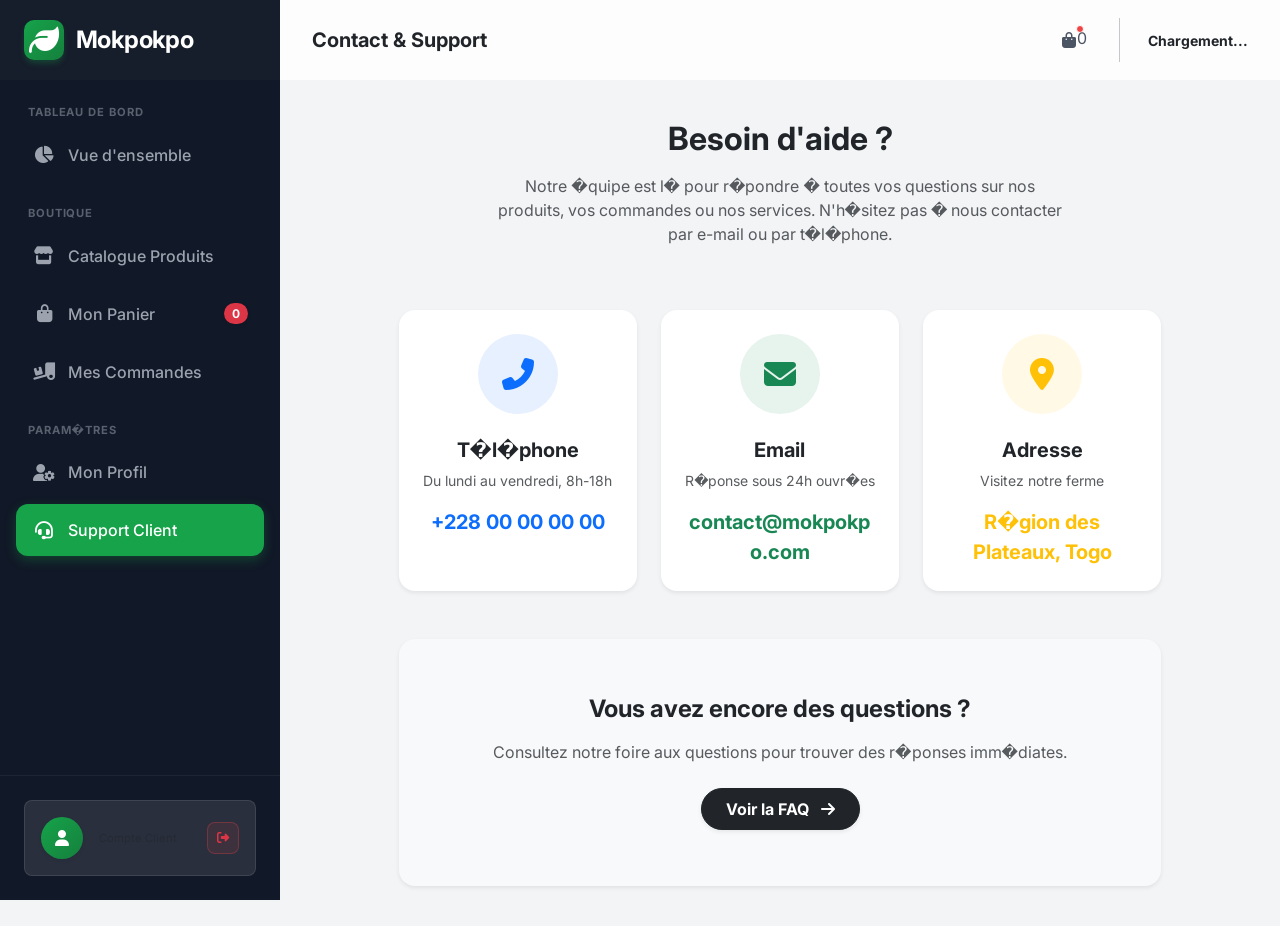
<file: contact.html>
<!DOCTYPE html>
<html lang="fr">
<head>
    <meta charset="UTF-8">
    <meta name="viewport" content="width=device-width, initial-scale=1.0">
    <title>Contact - Mokpokpo</title>
    <link rel="stylesheet" href="css/css_bootstrap/bootstrap.min.css">
    <link rel="stylesheet" href="https://cdnjs.cloudflare.com/ajax/libs/font-awesome/6.4.0/css/all.min.css">
    <link rel="stylesheet" href="css/dashboard.css">
    <style>
        .hover-card { 
            transition: all 0.3s ease; 
        }
        .hover-card:hover { 
            transform: translateY(-5px); 
            box-shadow: 0 10px 20px rgba(0,0,0,0.1) !important; 
        }
    </style>
</head>
<body>
    <div class="dashboard-container">
        <!-- Sidebar -->
        <aside class="sidebar d-flex flex-column">
            <div class="sidebar-header">
                <a href="index.html" class="brand-wrapper">
                    <div class="brand-icon">
                        <i class="fas fa-leaf fa-lg"></i>
                    </div>
                    <span>Mokpokpo</span>
                </a>
            </div>

            <nav class="sidebar-nav flex-grow-1">
                <div class="nav-label">Tableau de bord</div>
                <a href="dashboard.html" class="nav-link">
                    <div class="nav-icon"><i class="fas fa-chart-pie"></i></div>
                    <span>Vue d'ensemble</span>
                </a>
                
                <div class="nav-label mt-4">Boutique</div>
                <a href="products.html" class="nav-link">
                    <div class="nav-icon"><i class="fas fa-store"></i></div>
                    <span>Catalogue Produits</span>
                </a>
                <a href="cart.html" class="nav-link">
                    <div class="nav-icon"><i class="fas fa-shopping-bag"></i></div>
                    <span>Mon Panier</span>
                    <span class="badge bg-danger rounded-pill ms-auto shadow-sm" id="sidebarCartCount">0</span>
                </a>
                <a href="orders.html" class="nav-link">
                    <div class="nav-icon"><i class="fas fa-truck-loading"></i></div>
                    <span>Mes Commandes</span>
                </a>
                
                <div class="nav-label mt-4">Param�tres</div>
                <a href="dashboard.html#profile" class="nav-link">
                    <div class="nav-icon"><i class="fas fa-user-cog"></i></div>
                    <span>Mon Profil</span>
                </a>
                <a href="contact.html" class="nav-link active">
                    <div class="nav-icon"><i class="fas fa-headset"></i></div>
                    <span>Support Client</span>
                </a>
            </nav>

            <div class="user-minimenu">
                <div class="d-flex align-items-center gap-3 p-3 rounded-3 bg-white bg-opacity-10 border border-white border-opacity-10">
                    <div class="bg-gradient-primary rounded-circle d-flex align-items-center justify-content-center text-white shadow-sm" style="width: 42px; height: 42px; background: linear-gradient(135deg, #16a34a, #15803d);">
                        <i class="fas fa-user"></i>
                    </div>
                    <div class="flex-grow-1 overflow-hidden">
                        <div class="fw-bold text-white text-truncate" id="userNameDisplay" style="font-size: 0.9rem;"></div>
                        <div class="small text-muted text-truncate" style="font-size: 0.7rem; opacity: 0.7;">Compte Client</div>
                    </div>
                    <button onclick="logout()" class="btn btn-sm btn-outline-danger p-0 d-flex align-items-center justify-content-center" style="width: 32px; height: 32px; border-radius: 8px; border: 1px solid rgba(239, 68, 68, 0.3); background: rgba(239, 68, 68, 0.1);">
                        <i class="fas fa-sign-out-alt fa-sm"></i>
                    </button>
                </div>
            </div>
        </aside>

        <!-- Main Content -->
        <main class="main-content">
            <!-- Top Header -->
            <header class="top-header">
                <div class="d-flex align-items-center gap-3">
                    <button class="btn btn-link text-dark d-lg-none mobile-toggle p-0" id="sidebarToggle">
                        <i class="fas fa-bars fa-lg"></i>
                    </button>
                    <h5 class="mb-0 fw-bold">Contact & Support</h5>
                </div>

                <div class="header-actions">
                    <a href="cart.html" class="action-btn text-decoration-none">
                        <i class="fas fa-shopping-bag"></i>
                        <span class="notification-badge cart-badge">0</span>
                    </a>
                    <div class="vr mx-2"></div>
                    <div class="d-flex align-items-center gap-2">
                        <div class="text-end d-none d-sm-block">
                            <div class="fw-bold small text-dark" id="dashboardUserName">Chargement...</div>
                            <div class="small text-muted" id="dashboardUserEmail" style="font-size: 0.7rem;"></div>
                        </div>
                    </div>
                </div>
            </header>

            <!-- Content -->
            <div class="content-wrapper">
                
                <div class="row justify-content-center">
                    <div class="col-lg-10 text-center mb-5">
                        <h2 class="fw-bold mb-3">Besoin d'aide ?</h2>
                        <p class="text-muted w-75 mx-auto">
                            Notre �quipe est l� pour r�pondre � toutes vos questions sur nos produits, vos commandes ou nos services.
                            N'h�sitez pas � nous contacter par e-mail ou par t�l�phone.
                        </p>
                    </div>

                    <div class="col-lg-10">
                        <div class="row g-4 justify-content-center">
                            <!-- Phone Card -->
                            <div class="col-md-4">
                                <div class="card h-100 border-0 shadow-sm rounded-4 p-4 text-center hover-card bg-white">
                                    <div class="mb-4 mx-auto bg-primary bg-opacity-10 rounded-circle d-flex align-items-center justify-content-center" style="width: 80px; height: 80px;">
                                        <i class="fas fa-phone-alt fa-2x text-primary"></i>
                                    </div>
                                    <h5 class="fw-bold mb-2">T�l�phone</h5>
                                    <p class="text-muted small mb-0">Du lundi au vendredi, 8h-18h</p>
                                    <p class="fw-bold text-primary mt-3 mb-0 fs-5">+228 00 00 00 00</p>
                                </div>
                            </div>
                            
                            <!-- Email Card -->
                            <div class="col-md-4">
                                <div class="card h-100 border-0 shadow-sm rounded-4 p-4 text-center hover-card bg-white">
                                     <div class="mb-4 mx-auto bg-success bg-opacity-10 rounded-circle d-flex align-items-center justify-content-center" style="width: 80px; height: 80px;">
                                        <i class="fas fa-envelope fa-2x text-success"></i>
                                    </div>
                                    <h5 class="fw-bold mb-2">Email</h5>
                                    <p class="text-muted small mb-0">R�ponse sous 24h ouvr�es</p>
                                    <p class="fw-bold text-success mt-3 mb-0 fs-5">contact@mokpokpo.com</p>
                                </div>
                            </div>

                            <!-- Address Card -->
                            <div class="col-md-4">
                                 <div class="card h-100 border-0 shadow-sm rounded-4 p-4 text-center hover-card bg-white">
                                     <div class="mb-4 mx-auto bg-warning bg-opacity-10 rounded-circle d-flex align-items-center justify-content-center" style="width: 80px; height: 80px;">
                                        <i class="fas fa-map-marker-alt fa-2x text-warning"></i>
                                    </div>
                                    <h5 class="fw-bold mb-2">Adresse</h5>
                                    <p class="text-muted small mb-0">Visitez notre ferme</p>
                                    <p class="fw-bold text-warning mt-3 mb-0 fs-5">R�gion des Plateaux, Togo</p>
                                </div>
                            </div>
                        </div>

                        <!-- FAQ CTA -->
                        <div class="mt-5 text-center">
                             <div class="card border-0 shadow-sm rounded-4 p-5 bg-light">
                                <div class="py-2">
                                    <h4 class="fw-bold mb-3">Vous avez encore des questions ?</h4>
                                    <p class="text-muted mb-4">Consultez notre foire aux questions pour trouver des r�ponses imm�diates.</p>
                                    <button class="btn btn-dark rounded-pill px-4 py-2 fw-bold shadow-sm">
                                        Voir la FAQ <i class="fas fa-arrow-right ms-2"></i>
                                    </button>
                                </div>
                             </div>
                        </div>

                    </div>
                </div>

            </div>
        </main>
    </div>

    <!-- Scripts -->
    <script src="js/js_bootstrap/bootstrap.bundle.min.js"></script>
    <script src="js/auth.js"></script>
    <script src="js/dashboard.js"></script>
    <script>
        document.addEventListener('DOMContentLoaded', () => {
             // Mobile sidebar toggle
            const toggle = document.getElementById('sidebarToggle');
            const sidebar = document.querySelector('.sidebar');
            if(toggle && sidebar) {
                toggle.addEventListener('click', () => {
                    sidebar.classList.toggle('show');
                });
            }
            
            // Re-use dashboard user loader logic
            // dashboard.js runs on load and sets user info
        });
    </script>
</body>
</html>
</file>
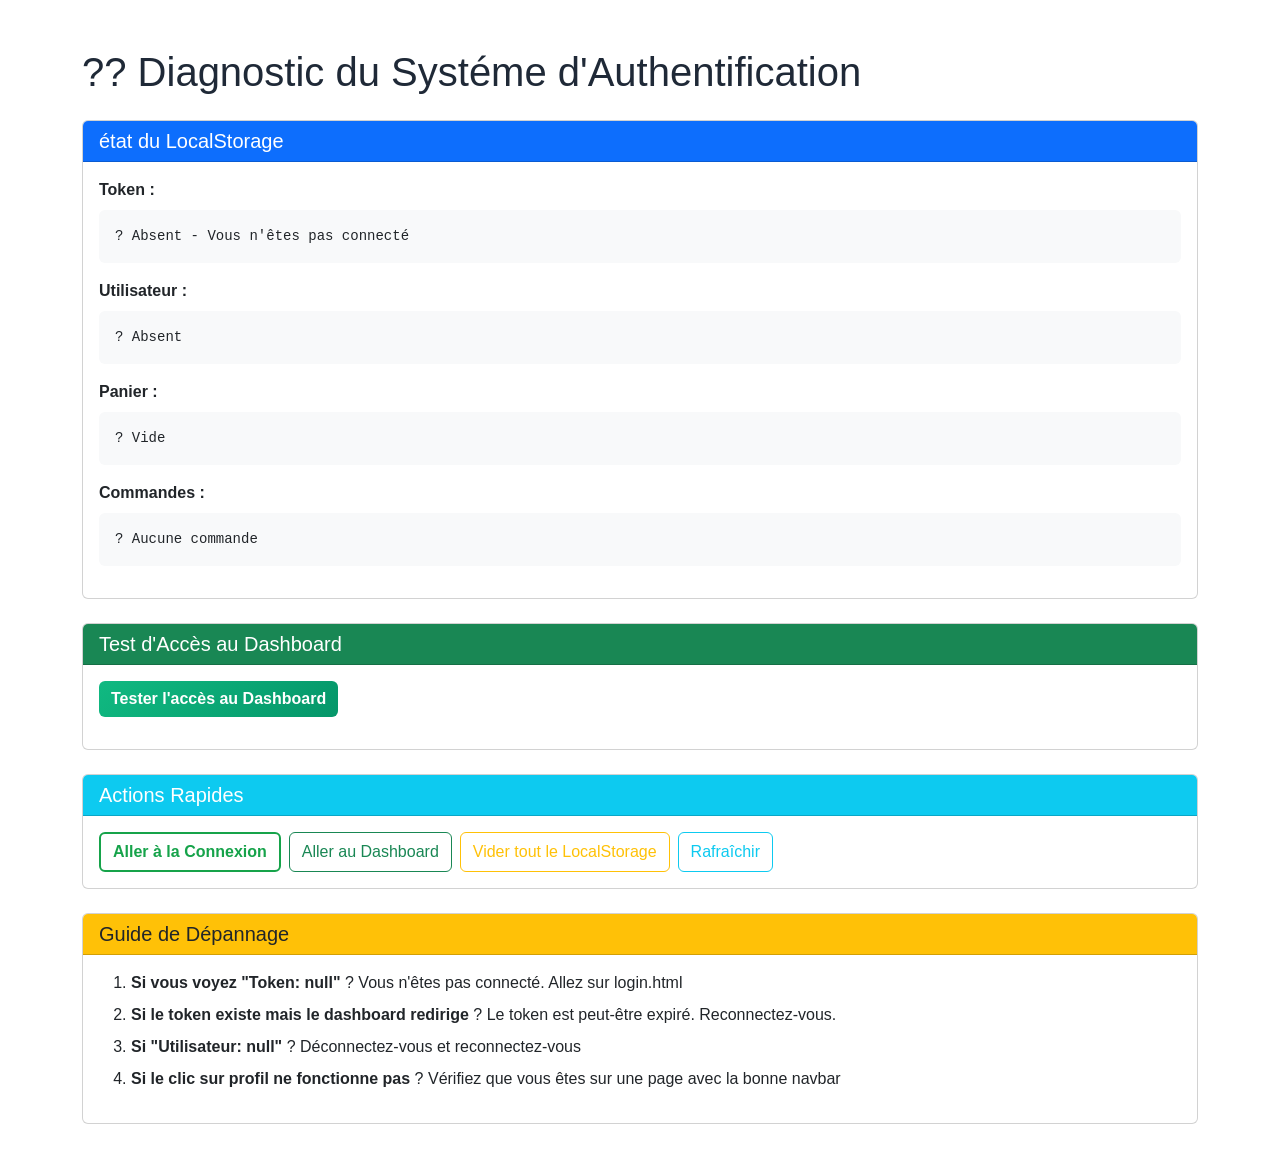
<file: diagnostic.html>
<!DOCTYPE html>
<html lang="fr">
<head>
    <meta charset="UTF-8">
    <meta name="viewport" content="width=device-width, initial-scale=1.0">
    <title>Diagnostic - Mokpokpo</title>
    <link rel="stylesheet" href="css/css_bootstrap/bootstrap.min.css">
    <link rel="stylesheet" href="css/style.css">
</head>
<body>
    <div class="container py-5">
        <h1 class="mb-4">?? Diagnostic du Systéme d'Authentification</h1>
        
        <div class="card mb-4">
            <div class="card-header bg-primary text-white">
                <h5 class="mb-0">état du LocalStorage</h5>
            </div>
            <div class="card-body">
                <div class="mb-3">
                    <strong>Token :</strong>
                    <pre id="token-status" class="bg-light p-3 rounded mt-2"></pre>
                </div>
                <div class="mb-3">
                    <strong>Utilisateur :</strong>
                    <pre id="user-status" class="bg-light p-3 rounded mt-2"></pre>
                </div>
                <div class="mb-3">
                    <strong>Panier :</strong>
                    <pre id="cart-status" class="bg-light p-3 rounded mt-2"></pre>
                </div>
                <div class="mb-3">
                    <strong>Commandes :</strong>
                    <pre id="orders-status" class="bg-light p-3 rounded mt-2"></pre>
                </div>
            </div>
        </div>

        <div class="card mb-4">
            <div class="card-header bg-success text-white">
                <h5 class="mb-0">Test d'Accès au Dashboard</h5>
            </div>
            <div class="card-body">
                <button class="btn btn-primary mb-3" onclick="testDashboardAccess()">Tester l'accès au Dashboard</button>
                <div id="dashboard-test-result"></div>
            </div>
        </div>

        <div class="card mb-4">
            <div class="card-header bg-info text-white">
                <h5 class="mb-0">Actions Rapides</h5>
            </div>
            <div class="card-body">
                <div class="d-flex gap-2 flex-wrap">
                    <button class="btn btn-outline-primary" onclick="window.location.href='login.html'">Aller à la Connexion</button>
                    <button class="btn btn-outline-success" onclick="window.location.href='dashboard.html'">Aller au Dashboard</button>
                    <button class="btn btn-outline-warning" onclick="clearAll()">Vider tout le LocalStorage</button>
                    <button class="btn btn-outline-info" onclick="location.reload()">Rafraîchir</button>
                </div>
            </div>
        </div>

        <div class="card">
            <div class="card-header bg-warning">
                <h5 class="mb-0">Guide de Dépannage</h5>
            </div>
            <div class="card-body">
                <ol>
                    <li class="mb-2"><strong>Si vous voyez "Token: null"</strong> ? Vous n'êtes pas connecté. Allez sur login.html</li>
                    <li class="mb-2"><strong>Si le token existe mais le dashboard redirige</strong> ? Le token est peut-être expiré. Reconnectez-vous.</li>
                    <li class="mb-2"><strong>Si "Utilisateur: null"</strong> ? Déconnectez-vous et reconnectez-vous</li>
                    <li class="mb-2"><strong>Si le clic sur profil ne fonctionne pas</strong> ? Vérifiez que vous êtes sur une page avec la bonne navbar</li>
                </ol>
            </div>
        </div>
    </div>

    <script src="js/js_bootstrap/bootstrap.bundle.min.js"></script>
    <script>
        const API_URL = 'https://bd-mokpokokpo.onrender.com';

        // Load and display localStorage data
        function loadDiagnostic() {
            // Token
            const token = localStorage.getItem('token');
            document.getElementById('token-status').textContent = token 
                ? `? Présent (${token.substring(0, 50)}...)` 
                : '? Absent - Vous n\'êtes pas connecté';

            // User
            const currentUser = localStorage.getItem('currentUser');
            document.getElementById('user-status').textContent = currentUser 
                ? `? ${JSON.stringify(JSON.parse(currentUser), null, 2)}`
                : '? Absent';

            // Cart
            const cart = localStorage.getItem('cart');
            document.getElementById('cart-status').textContent = cart 
                ? `? ${JSON.parse(cart).length} article(s)`
                : '? Vide';

            // Orders
            const orders = localStorage.getItem('orders');
            document.getElementById('orders-status').textContent = orders 
                ? `? ${JSON.parse(orders).length} commande(s)`
                : '? Aucune commande';
        }

        async function testDashboardAccess() {
            const resultDiv = document.getElementById('dashboard-test-result');
            resultDiv.innerHTML = '<div class="spinner-border" role="status"></div> Test en cours...';

            const token = localStorage.getItem('token');
            
            if (!token) {
                resultDiv.innerHTML = `
                    <div class="alert alert-danger">
                        ? Aucun token trouvé. Vous devez vous connecter d'abord.
                        <a href="login.html" class="alert-link">Aller à la connexion</a>
                    </div>
                `;
                return;
            }

            try {
                const response = await fetch(`${API_URL}/auth/me`, {
                    headers: {
                        'Authorization': `Bearer ${token}`
                    }
                });

                if (response.ok) {
                    const user = await response.json();
                    resultDiv.innerHTML = `
                        <div class="alert alert-success">
                            ? Token valide ! Connecté en tant que: ${user.prenom} ${user.nom} (${user.email})
                            <br><a href="dashboard.html" class="alert-link mt-2 d-inline-block">Aller au Dashboard maintenant</a>
                        </div>
                    `;
                } else {
                    resultDiv.innerHTML = `
                        <div class="alert alert-danger">
                            ? Token invalide ou expiré (Status: ${response.status})
                            <br>Veuillez vous reconnecter.
                            <a href="login.html" class="alert-link">Aller à la connexion</a>
                        </div>
                    `;
                    localStorage.removeItem('token');
                    localStorage.removeItem('currentUser');
                }
            } catch (error) {
                resultDiv.innerHTML = `
                    <div class="alert alert-danger">
                        ? Erreur de connexion au serveur: ${error.message}
                        <br>Vérifiez votre connexion internet.
                    </div>
                `;
            }
        }

        function clearAll() {
            if (confirm('êtes-vous sûr de vouloir vider tout le localStorage ? Cela vous déconnectera.')) {
                localStorage.clear();
                alert('LocalStorage vidé !');
                location.reload();
            }
        }

        // Load on page load
        loadDiagnostic();

        // Auto-refresh every 5 seconds
        setInterval(loadDiagnostic, 5000);
    </script>
</body>
</html>
</file>
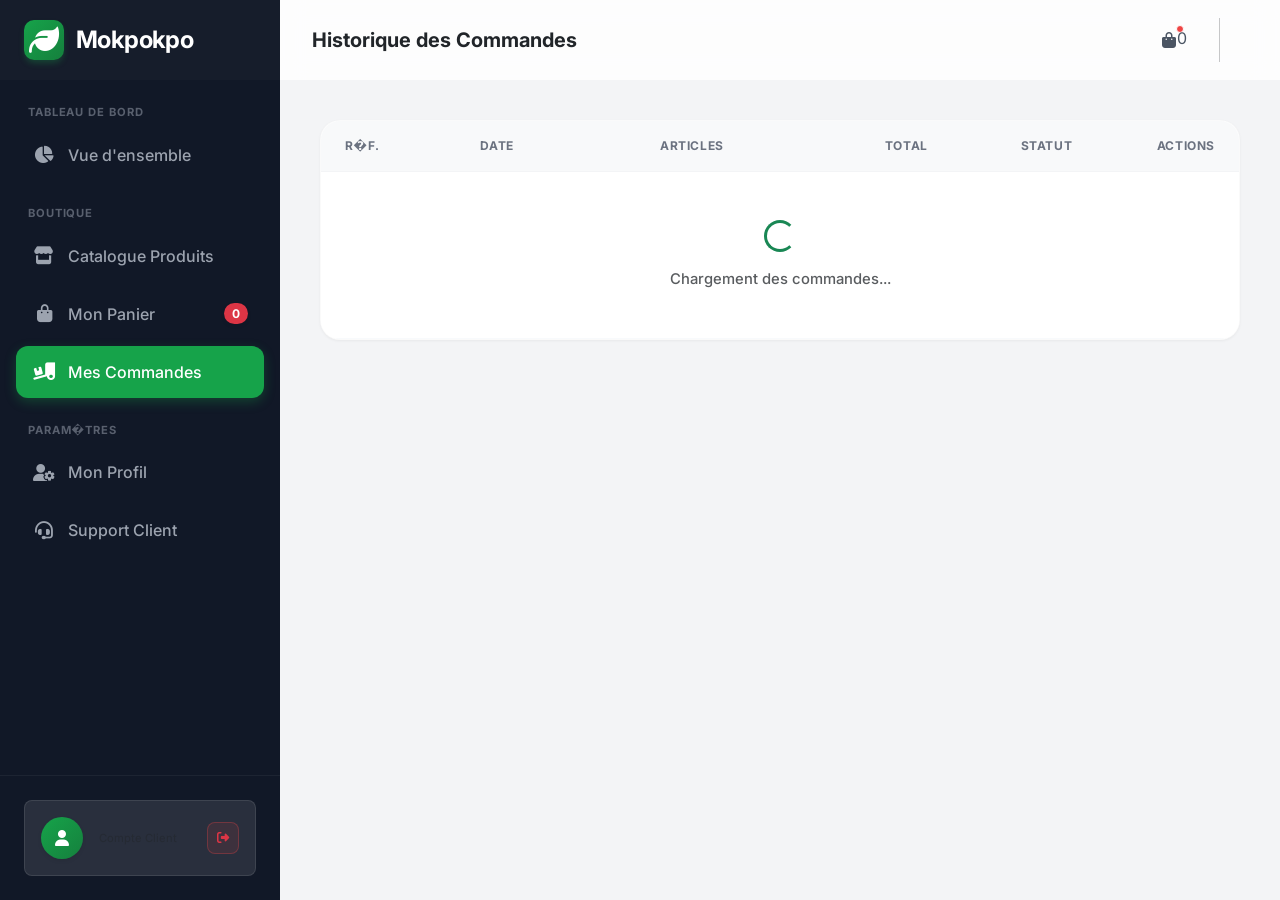
<file: orders.html>
<!DOCTYPE html>
<html lang="fr">
<head>
    <meta charset="UTF-8">
    <meta name="viewport" content="width=device-width, initial-scale=1.0">
    <title>Mes Commandes - Mokpokpo</title>
    <link rel="stylesheet" href="css/css_bootstrap/bootstrap.min.css">
    <link rel="stylesheet" href="https://cdnjs.cloudflare.com/ajax/libs/font-awesome/6.4.0/css/all.min.css">
    <link rel="stylesheet" href="css/dashboard.css">
</head>
<body>
    <div class="dashboard-container">
        <!-- Sidebar -->
        <aside class="sidebar d-flex flex-column">
            <div class="sidebar-header">
                <a href="index.html" class="brand-wrapper">
                    <div class="brand-icon">
                        <i class="fas fa-leaf fa-lg"></i>
                    </div>
                    <span>Mokpokpo</span>
                </a>
            </div>

            <nav class="sidebar-nav flex-grow-1">
                <div class="nav-label">Tableau de bord</div>
                <a href="dashboard.html" class="nav-link">
                    <div class="nav-icon"><i class="fas fa-chart-pie"></i></div>
                    <span>Vue d'ensemble</span>
                </a>
                
                <div class="nav-label mt-4">Boutique</div>
                <a href="products.html" class="nav-link">
                    <div class="nav-icon"><i class="fas fa-store"></i></div>
                    <span>Catalogue Produits</span>
                </a>
                <a href="cart.html" class="nav-link">
                    <div class="nav-icon"><i class="fas fa-shopping-bag"></i></div>
                    <span>Mon Panier</span>
                    <span class="badge bg-danger rounded-pill ms-auto shadow-sm" id="sidebarCartCount">0</span>
                </a>
                <a href="orders.html" class="nav-link active">
                    <div class="nav-icon"><i class="fas fa-truck-loading"></i></div>
                    <span>Mes Commandes</span>
                </a>
                
                <div class="nav-label mt-4">Param�tres</div>
                <a href="dashboard.html#profile" class="nav-link">
                    <div class="nav-icon"><i class="fas fa-user-cog"></i></div>
                    <span>Mon Profil</span>
                </a>
                <a href="contact.html" class="nav-link">
                    <div class="nav-icon"><i class="fas fa-headset"></i></div>
                    <span>Support Client</span>
                </a>
            </nav>

            <div class="user-minimenu">
                <div class="d-flex align-items-center gap-3 p-3 rounded-3 bg-white bg-opacity-10 border border-white border-opacity-10">
                    <div class="bg-gradient-primary rounded-circle d-flex align-items-center justify-content-center text-white shadow-sm" style="width: 42px; height: 42px; background: linear-gradient(135deg, #16a34a, #15803d);">
                        <i class="fas fa-user"></i>
                    </div>
                    <div class="flex-grow-1 overflow-hidden">
                        <div class="fw-bold text-white text-truncate" id="userNameDisplay" style="font-size: 0.9rem;"></div>
                        <div class="small text-muted text-truncate" style="font-size: 0.7rem; opacity: 0.7;">Compte Client</div>
                    </div>
                    <button onclick="logout()" class="btn btn-sm btn-outline-danger p-0 d-flex align-items-center justify-content-center" style="width: 32px; height: 32px; border-radius: 8px; border: 1px solid rgba(239, 68, 68, 0.3); background: rgba(239, 68, 68, 0.1);">
                        <i class="fas fa-sign-out-alt fa-sm"></i>
                    </button>
                </div>
            </div>
        </aside>

        <!-- Main Content -->
        <main class="main-content">
            <!-- Top Header -->
            <header class="top-header">
                <div class="d-flex align-items-center gap-3">
                    <button class="btn btn-link text-dark d-lg-none mobile-toggle p-0" id="sidebarToggle">
                        <i class="fas fa-bars fa-lg"></i>
                    </button>
                    <h5 class="mb-0 fw-bold">Historique des Commandes</h5>
                </div>

                <div class="header-actions">
                    <a href="cart.html" class="action-btn text-decoration-none">
                        <i class="fas fa-shopping-bag"></i>
                        <span class="notification-badge cart-badge">0</span>
                    </a>
                    <div class="vr mx-2"></div>
                    <div class="d-flex align-items-center gap-2">
                        <div class="text-end d-none d-sm-block">
                            <div class="fw-bold small text-dark" id="dashboardUserName"></div>
                            <div class="small text-muted" id="dashboardUserEmail" style="font-size: 0.7rem;"></div>
                        </div>
                    </div>
                </div>
            </header>

            <!-- Content -->
            <div class="content-wrapper">
                
                <div class="custom-table-container p-0 overflow-hidden">
                    <div class="table-responsive">
                        <table class="table align-middle">
                            <thead class="bg-light">
                                <tr>
                                    <th scope="col" style="width: 15%;">R�f.</th>
                                    <th scope="col" style="width: 20%;">Date</th>
                                    <th scope="col" style="width: 25%;">Articles</th>
                                    <th scope="col" style="width: 15%;">Total</th>
                                    <th scope="col" style="width: 15%;">Statut</th>
                                    <th scope="col" style="width: 10%;">Actions</th>
                                </tr>
                            </thead>
                            <tbody id="ordersHistoryList">
                                <tr>
                                    <td colspan="6" class="text-center py-5">
                                        <div class="d-flex flex-column align-items-center justify-content-center">
                                            <div class="spinner-border text-success mb-3" role="status"></div>
                                            <p class="text-muted mb-0 fw-medium">Chargement des commandes...</p>
                                        </div>
                                    </td>
                                </tr>
                            </tbody>
                        </table>
                    </div>
                </div>

            </div>
        </main>
    </div>

    <!-- Scripts -->
    <script src="js/js_bootstrap/bootstrap.bundle.min.js"></script>
    <script src="js/auth.js"></script>
    <script src="js/dashboard.js"></script>
    <script>
        document.addEventListener('DOMContentLoaded', () => {
             // Mobile sidebar toggle
            const toggle = document.getElementById('sidebarToggle');
            const sidebar = document.querySelector('.sidebar');
            if(toggle && sidebar) {
                toggle.addEventListener('click', () => sidebar.classList.toggle('show'));
            }
            
            // Re-use dashboard logic to load orders
            // dashboard.js loads loadOrders() on init
            // But we need to ensure it renders into #ordersHistoryList which exists here
        });
    </script>
</body>
</html>
</file>
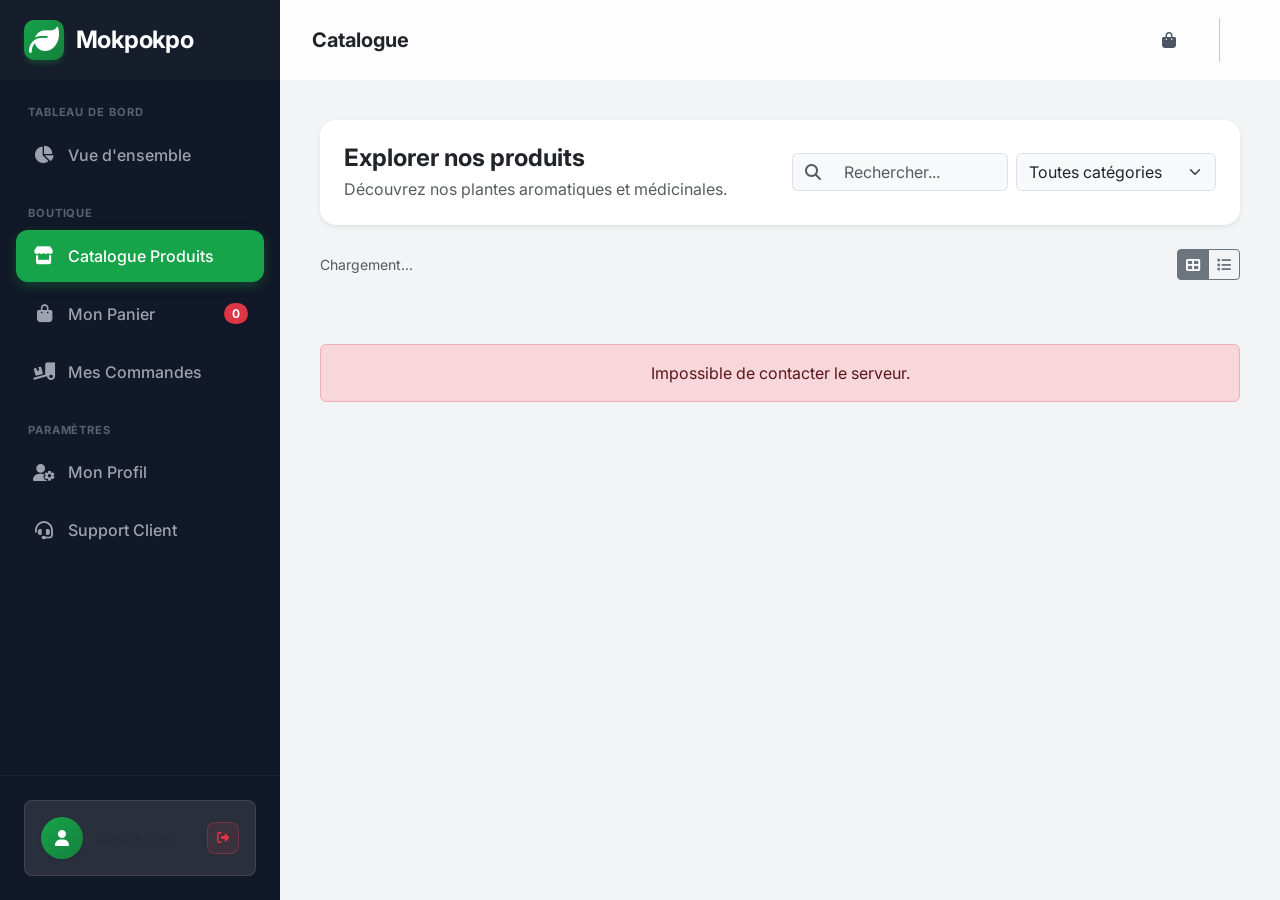
<file: products.html>
<!DOCTYPE html>
<html lang="fr">
<head>
    <meta charset="UTF-8">
    <meta name="viewport" content="width=device-width, initial-scale=1.0">
    <title>Catalogue - Mokpokpo</title>
    <link rel="stylesheet" href="css/css_bootstrap/bootstrap.min.css">
    <link rel="stylesheet" href="https://cdnjs.cloudflare.com/ajax/libs/font-awesome/6.4.0/css/all.min.css">
    <link rel="stylesheet" href="css/dashboard.css">
    <!-- Additional styles for catalog specific elements not in dashboard.css -->
    <style>
        .catalog-header { background-color: #f8f9fa; border-radius: 1rem; margin-bottom: 2rem; }
        .product-card { transition: transform 0.2s; }
        .product-card:hover { transform: translateY(-5px); }
    </style>
</head>
<body>
    <div class="dashboard-container">
        <!-- Sidebar -->
        <aside class="sidebar d-flex flex-column">
            <div class="sidebar-header">
                <a href="index.html" class="brand-wrapper">
                    <div class="brand-icon">
                        <i class="fas fa-leaf fa-lg"></i>
                    </div>
                    <span>Mokpokpo</span>
                </a>
            </div>

            <nav class="sidebar-nav flex-grow-1">
                <div class="nav-label">Tableau de bord</div>
                <a href="dashboard.html#overview" class="nav-link">
                    <div class="nav-icon"><i class="fas fa-chart-pie"></i></div>
                    <span>Vue d'ensemble</span>
                </a>
                
                <div class="nav-label mt-4">Boutique</div>
                <a href="products.html" class="nav-link active">
                    <div class="nav-icon"><i class="fas fa-store"></i></div>
                    <span>Catalogue Produits</span>
                </a>
                <a href="dashboard.html#cart" class="nav-link">
                    <div class="nav-icon"><i class="fas fa-shopping-bag"></i></div>
                    <span>Mon Panier</span>
                    <span class="badge bg-danger rounded-pill ms-auto shadow-sm" id="sidebarCartCount">0</span>
                </a>
                <a href="dashboard.html#orders" class="nav-link">
                    <div class="nav-icon"><i class="fas fa-truck-loading"></i></div>
                    <span>Mes Commandes</span>
                </a>
                
                <div class="nav-label mt-4">Paramètres</div>
                <a href="dashboard.html#profile" class="nav-link">
                    <div class="nav-icon"><i class="fas fa-user-cog"></i></div>
                    <span>Mon Profil</span>
                </a>
                <a href="contact.html" class="nav-link">
                    <div class="nav-icon"><i class="fas fa-headset"></i></div>
                    <span>Support Client</span>
                </a>
            </nav>

            <div class="user-minimenu">
                <div class="d-flex align-items-center gap-3 p-3 rounded-3 bg-white bg-opacity-10 border border-white border-opacity-10">
                    <div class="bg-gradient-primary rounded-circle d-flex align-items-center justify-content-center text-white shadow-sm" style="width: 42px; height: 42px; background: linear-gradient(135deg, #16a34a, #15803d);">
                        <i class="fas fa-user"></i>
                    </div>
                    <div class="flex-grow-1 overflow-hidden">
                        <div class="fw-bold text-white text-truncate" id="userNameDisplay" style="font-size: 0.9rem;"></div>
                        <div class="small text-muted text-truncate" style="font-size: 0.7rem; opacity: 0.7;">Compte Client</div>
                    </div>
                    <button onclick="logout()" class="btn btn-sm btn-outline-danger p-0 d-flex align-items-center justify-content-center" style="width: 32px; height: 32px; border-radius: 8px; border: 1px solid rgba(239, 68, 68, 0.3); background: rgba(239, 68, 68, 0.1);">
                        <i class="fas fa-sign-out-alt fa-sm"></i>
                    </button>
                </div>
            </div>
        </aside>

        <!-- Main Content -->
        <main class="main-content">
            <!-- Top Header -->
            <header class="top-header">
                <div class="d-flex align-items-center gap-3">
                    <button class="btn btn-link text-dark d-lg-none mobile-toggle p-0" id="sidebarToggle">
                        <i class="fas fa-bars fa-lg"></i>
                    </button>
                    <h5 class="mb-0 fw-bold">Catalogue</h5>
                </div>

                <div class="header-actions">
                    <a href="dashboard.html#cart" class="action-btn text-decoration-none">
                        <i class="fas fa-shopping-bag"></i>
                        <span class="notification-badge cart-badge">0</span>
                    </a>
                    <div class="vr mx-2"></div>
                    <div class="d-flex align-items-center gap-2">
                        <div class="text-end d-none d-sm-block">
                            <div class="fw-bold small text-dark" id="dashboardUserName"></div>
                            <div class="small text-muted" id="dashboardUserEmail" style="font-size: 0.7rem;"></div>
                        </div>
                    </div>
                </div>
            </header>

            <!-- Content -->
            <div class="content-wrapper">
                
                <!-- Catalog Header & Filters -->
                <div class="row g-4 mb-4">
                    <div class="col-lg-12">
                        <div class="card border-0 shadow-sm rounded-4 p-4">
                            <div class="row align-items-center">
                                <div class="col-lg-6 mb-3 mb-lg-0">
                                    <h4 class="fw-bold mb-1">Explorer nos produits</h4>
                                    <p class="text-muted mb-0">Découvrez nos plantes aromatiques et médicinales.</p>
                                </div>
                                <div class="col-lg-6">
                                    <div class="d-flex gap-2">
                                        <div class="input-group">
                                            <span class="input-group-text bg-light border-end-0">
                                                <i class="fas fa-search text-muted"></i>
                                            </span>
                                            <input type="text" id="searchInput" class="form-control bg-light border-start-0" placeholder="Rechercher...">
                                        </div>
                                        <select id="categoryFilter" class="form-select bg-light" style="max-width: 200px;">
                                            <option value="">Toutes catégories</option>
                                            <option value="Plantes Médicinales">Catégorie Médicinale</option>
                                            <option value="Herbes Aromatiques">Aromatique</option>
                                            <option value="Superaliments">Superaliments</option>
                                            <option value="Épices">Épices</option>
                                        </select>
                                    </div>
                                </div>
                            </div>
                        </div>
                    </div>
                </div>

                <!-- Products Grid -->
                <div class="d-flex justify-content-between align-items-center mb-3">
                    <p class="text-muted mb-0 small" id="productsCount">Chargement...</p>
                    <div class="btn-group btn-group-sm">
                        <button type="button" class="btn btn-outline-secondary active" id="gridView"><i class="fas fa-th-large"></i></button>
                        <button type="button" class="btn btn-outline-secondary" id="listView"><i class="fas fa-list"></i></button>
                    </div>
                </div>

                <div class="row g-4" id="products-container">
                    <div class="col-12 text-center py-5">
                        <div class="spinner-border text-success" role="status">
                            <span class="visually-hidden">Chargement...</span>
                        </div>
                        <p class="mt-3 text-muted">Chargement du catalogue...</p>
                    </div>
                </div>

                <!-- No Results -->
                <div id="noResults" class="text-center py-5 d-none">
                    <i class="fas fa-search fa-3x text-light mb-3" style="color: #e5e7eb !important;"></i>
                    <h5 class="fw-bold">Aucun produit trouvé</h5>
                    <p class="text-muted">Essayez d'autres mots-clés ou filtres.</p>
                </div>

            </div>
        </main>
    </div>

    <script src="js/js_bootstrap/bootstrap.bundle.min.js"></script>
    <script src="js/auth.js"></script>
    <script src="js/script.js"></script>
    <!-- Include dashboard.js mainly for user info loading and sidebar logic if needed -->
    <script src="js/dashboard.js"></script> 
    <script>
        // Override dashboard.js init if it conflicts or ensure it works for products page
        document.addEventListener('DOMContentLoaded', () => {
            // Mobile toggle
            const toggle = document.getElementById('sidebarToggle');
            const sidebar = document.querySelector('.sidebar');
            if(toggle && sidebar) {
                toggle.addEventListener('click', () => sidebar.classList.toggle('show'));
            }
            
            // Re-use dashboard user loader but we are on products page
            // dashboard.js runs on load, so it should populate user info in sidebar/header
        });
    </script>
</body>
</html>
</file>
<file: css/dashboard.css>
@import url('https://fonts.googleapis.com/css2?family=Inter:wght@300;400;500;600;700&display=swap');

:root {
    --sidebar-width: 280px;
    --primary-color: #16a34a;
    --primary-hover: #15803d;
    --sidebar-bg: #111827;
    --sidebar-text: #9ca3af;
    --sidebar-active-bg: #1f2937;
    --sidebar-active-text: #ffffff;
    --card-bg: #ffffff;
    --text-primary: #111827;
    --text-secondary: #6b7280;
}

body {
    background-color: #f3f4f6;
    font-family: 'Inter', system-ui, -apple-system, sans-serif;
    overflow-x: hidden;
}

/* Layout */
.dashboard-container {
    display: flex;
    min-height: 100vh;
}

/* Sidebar */
.sidebar {
    width: var(--sidebar-width);
    background-color: var(--sidebar-bg);
    color: var(--sidebar-text);
    position: fixed;
    top: 0;
    left: 0;
    height: 100vh;
    overflow-y: auto;
    transition: transform 0.3s ease;
    z-index: 1000;
}

.sidebar-header {
    height: 80px;
    display: flex;
    align-items: center;
    padding: 0 1.5rem;
    background-color: rgba(255,255,255,0.02);
}

.brand-wrapper {
    display: flex;
    align-items: center;
    gap: 0.75rem;
    color: white;
    text-decoration: none;
    font-weight: 700;
    font-size: 1.5rem;
    letter-spacing: -0.025em;
}

.brand-icon {
    background: linear-gradient(135deg, #16a34a, #15803d);
    color: white;
    width: 40px;
    height: 40px;
    border-radius: 10px;
    display: flex;
    align-items: center;
    justify-content: center;
    box-shadow: 0 4px 6px -1px rgba(22, 163, 74, 0.3);
}

.sidebar-nav {
    padding: 1.5rem 1rem;
}

.nav-label {
    font-size: 0.7rem;
    text-transform: uppercase;
    letter-spacing: 0.08em;
    color: #6b7280;
    margin-bottom: 0.5rem;
    padding-left: 0.75rem;
    font-weight: 700;
    opacity: 0.8;
}

.nav-link {
    display: flex;
    align-items: center;
    padding: 0.875rem 1rem;
    color: inherit;
    text-decoration: none;
    border-radius: 0.75rem;
    margin-bottom: 0.375rem;
    transition: all 0.2s cubic-bezier(0.4, 0, 0.2, 1);
    font-weight: 500;
}

.nav-link:hover {
    background-color: rgba(255,255,255,0.08);
    color: white;
    transform: translateX(4px);
}

.nav-link.active {
    background-color: var(--primary-color);
    color: white;
    box-shadow: 0 4px 12px rgba(22, 163, 74, 0.3);
}

.nav-icon {
    width: 24px;
    display: flex;
    align-items: center;
    justify-content: center;
    margin-right: 0.75rem;
    font-size: 1.1rem;
}

.user-minimenu {
    margin-top: auto;
    padding: 1.5rem;
    border-top: 1px solid rgba(255,255,255,0.05);
}

/* Main Content */
.main-content {
    flex: 1;
    margin-left: var(--sidebar-width);
    padding: 0;
    display: flex;
    flex-direction: column;
    min-height: 100vh;
}

/* Header */
.top-header {
    background-color: rgba(255,255,255,0.8);
    backdrop-filter: blur(12px);
    height: 80px;
    display: flex;
    align-items: center;
    justify-content: space-between;
    padding: 0 2rem;
    position: sticky;
    top: 0;
    z-index: 100;
}

.header-search {
    width: 380px;
}

.search-input {
    background-color: white;
    border: 1px solid #e5e7eb;
    border-radius: 12px;
    padding: 0.625rem 1rem 0.625rem 2.75rem;
    font-size: 0.925rem;
    box-shadow: 0 1px 2px rgba(0,0,0,0.05);
    transition: all 0.2s;
}

.search-input:focus {
    box-shadow: 0 4px 12px rgba(0,0,0,0.05);
    border-color: var(--primary-color);
}

.header-actions {
    display: flex;
    align-items: center;
    gap: 1.25rem;
}

.action-btn {
    width: 44px;
    height: 44px;
    display: flex;
    align-items: center;
    justify-content: center;
    border-radius: 12px;
    border: 1px solid transparent;
    color: #4b5563;
    background: transparent;
    position: relative;
    transition: all 0.2s;
}

.action-btn:hover {
    background-color: white;
    box-shadow: 0 4px 12px rgba(0,0,0,0.05);
    color: var(--primary-color);
}

.notification-badge {
    position: absolute;
    top: 6px;
    right: 6px;
    width: 8px;
    height: 8px;
    background-color: #ef4444;
    border-radius: 50%;
    border: 1px solid #fff;
    padding: 0;
}

/* Content Area */
.content-wrapper {
    padding: 2.5rem;
}

/* Stats Cards */
.stat-card {
    background: white;
    border-radius: 1.25rem;
    padding: 1.75rem;
    box-shadow: 0 1px 3px rgba(0,0,0,0.05);
    transition: all 0.3s ease;
    height: 100%;
    border: 1px solid rgba(0,0,0,0.02);
    position: relative;
    overflow: hidden;
}

.stat-card:hover {
    transform: translateY(-4px);
    box-shadow: 0 12px 24px rgba(0,0,0,0.06);
}

.icon-wrapper {
    width: 56px;
    height: 56px;
    border-radius: 16px;
    display: flex;
    align-items: center;
    justify-content: center;
    margin-bottom: 0;
    font-size: 1.5rem;
}

.bg-green-light { background-color: #dcfce7; color: #16a34a; }
.bg-blue-light { background-color: #dbeafe; color: #2563eb; }
.bg-purple-light { background-color: #f3e8ff; color: #9333ea; }
.bg-orange-light { background-color: #ffedd5; color: #ea580c; }

/* Tables */
.custom-table-container {
    background: white;
    border-radius: 1.25rem;
    padding: 2rem;
    box-shadow: 0 1px 3px rgba(0,0,0,0.05);
    border: 1px solid rgba(0,0,0,0.02);
}

.table {
    margin-bottom: 0;
}

.table thead th {
    font-size: 0.75rem;
    text-transform: uppercase;
    letter-spacing: 0.05em;
    color: #6b7280;
    font-weight: 700;
    background-color: transparent;
    border-bottom: 1px solid #f3f4f6;
    padding: 1rem 1.5rem;
}

.table tbody td {
    padding: 1.25rem 1.5rem;
    vertical-align: middle;
    border-bottom: 1px solid #f8fafc;
    color: #1f2937;
    font-size: 0.925rem;
    font-weight: 500;
}

.status-badge {
    padding: 0.375rem 0.875rem;
    border-radius: 8px;
    font-size: 0.75rem;
    font-weight: 600;
    display: inline-flex;
    align-items: center;
    gap: 0.375rem;
}

.status-badge::before {
    content: '';
    display: block;
    width: 6px;
    height: 6px;
    border-radius: 50%;
    background-color: currentColor;
}

.status-active { background-color: #dcfce7; color: #166534; }
.status-pending { background-color: #fef9c3; color: #854d0e; }
.status-inactive { background-color: #fee2e2; color: #991b1b; }

/* Product Cards Enhanced */
.product-card-enhanced {
    transition: all 0.3s ease;
    background: #fff;
    overflow: hidden;
    position: relative;
    box-shadow: 0 4px 6px -1px rgba(0, 0, 0, 0.1);
    height: 100%;
    display: flex;
    flex-direction: column;
}

.product-card-enhanced:hover {
    transform: translateY(-5px);
    box-shadow: 0 20px 25px -5px rgba(0, 0, 0, 0.1), 0 10px 10px -5px rgba(0, 0, 0, 0.04);
}

.product-image-container {
    position: relative;
    height: 200px;
    overflow: hidden;
    background-color: #f3f4f6;
}

.product-image-container img {
    width: 100%;
    height: 100%;
    object-fit: cover;
    transition: transform 0.5s ease;
}

.product-card-enhanced:hover .product-image-container img {
    transform: scale(1.05);
}

.product-badge {
    position: absolute;
    top: 1rem;
    left: 1rem;
    font-size: 0.75rem;
    font-weight: 600;
    padding: 0.35rem 0.75rem;
    border-radius: 2rem;
    box-shadow: 0 2px 4px rgba(0,0,0,0.1);
    z-index: 2;
}
</file>
<file: css/style.css>
:root {
    --primary-color: #16a34a; /* Green-600 */
    --primary-hover: #15803d; /* Green-700 */
    --primary-light: #22c55e; /* Green-500 */
    --secondary-color: #f0fdf4; /* Green-50 */
    --text-color: #1f2937; /* Gray-800 */
    --light-text: #6b7280; /* Gray-500 */
    --border-color: #e5e7eb; /* Gray-200 */
    --shadow-sm: 0 1px 2px 0 rgb(0 0 0 / 0.05);
    --shadow-md: 0 4px 6px -1px rgb(0 0 0 / 0.1);
    --shadow-lg: 0 10px 15px -3px rgb(0 0 0 / 0.1);
    --shadow-xl: 0 20px 25px -5px rgb(0 0 0 / 0.1);
}

* {
    margin: 0;
    padding: 0;
    box-sizing: border-box;
}

body {
    font-family: 'Segoe UI', Tahoma, Geneva, Verdana, sans-serif;
    color: var(--text-color);
    background-color: #ffffff;
    overflow-x: hidden;
}

/* Navbar */
.navbar {
    background-color: rgb(251, 253, 245) /*rgb(255 255 255 / 95%)*/;
    backdrop-filter: blur(10px);
    border-bottom: 1px solid var(--border-color);
    transition: all 0.3s ease;
}

.navbar.scrolled {
    box-shadow: var(--shadow-md);
}

.navbar-brand {
    font-weight: 700;
    font-size: 1.25rem;
    color: var(--text-color) !important;
    display: flex;
    align-items: center;
    gap: 0.5rem;
    transition: transform 0.3s ease;
}

.navbar-brand:hover {
    transform: scale(1.05);
}

.brand-icon {
    width: 2.5rem;
    height: 2.5rem;
    background: linear-gradient(135deg, var(--primary-color), var(--primary-light));
    border-radius: 0.75rem;
    display: flex;
    align-items: center;
    justify-content: center;
    color: white;
    transition: all 0.3s ease;
    box-shadow: 0 4px 6px -1px rgb(22 163 74 / 0.3);
}

.navbar-brand:hover .brand-icon {
    transform: rotate(10deg);
    box-shadow: 0 10px 15px -3px rgb(22 163 74 / 0.4);
}

.nav-link {
    font-weight: 500;
    color: var(--text-color) !important;
    transition: all 0.3s ease;
    position: relative;
    padding: 0.5rem 1rem !important;
}

.nav-link::after {
    content: '';
    position: absolute;
    bottom: 0;
    left: 50%;
    width: 0;
    height: 2px;
    background: var(--primary-color);
    transition: all 0.3s ease;
    transform: translateX(-50%);
}

.nav-link:hover::after,
.nav-link.active::after {
    width: 80%;
}

.nav-link:hover {
    color: var(--primary-color) !important;
}

.btn-primary {
    background: linear-gradient(135deg, var(--primary-color), var(--primary-light));
    border: none;
    transition: all 0.3s ease;
    font-weight: 600;
    position: relative;
    overflow: hidden;
}

.btn-primary::before {
    content: '';
    position: absolute;
    top: 0;
    left: -100%;
    width: 100%;
    height: 100%;
    background: linear-gradient(90deg, transparent, rgba(255,255,255,0.3), transparent);
    transition: left 0.5s ease;
}

.btn-primary:hover::before {
    left: 100%;
}

.btn-primary:hover {
    transform: translateY(-2px);
    box-shadow: 0 10px 20px -5px rgb(22 163 74 / 0.5);
    background: linear-gradient(135deg, var(--primary-hover), var(--primary-color));
}

.btn-primary:active {
    transform: translateY(0);
}

.btn-outline-primary {
    color: var(--primary-color);
    border: 2px solid var(--primary-color);
    background: transparent;
    transition: all 0.3s ease;
    font-weight: 600;
}

.btn-outline-primary:hover {
    background-color: var(--primary-color);
    border-color: var(--primary-color);
    transform: translateY(-2px);
    box-shadow: 0 10px 20px -5px rgb(22 163 74 / 0.5);
}

.btn-outline-secondary {
    transition: all 0.3s ease;
}

.btn-outline-secondary:hover {
    transform: translateY(-2px);
    box-shadow: var(--shadow-md);
}

/* Hero Section */
.hero-section {
    padding: 6rem 0;
    background: linear-gradient(135deg, #f0fdf4 0%, #ffffff 50%, #ecfdf5 100%);
    position: relative;
    overflow: hidden;
}

.hero-section::before {
    content: '';
    position: absolute;
    top: -50%;
    right: -10%;
    width: 600px;
    height: 600px;
    background: radial-gradient(circle, rgba(22, 163, 74, 0.1) 0%, transparent 70%);
    border-radius: 50%;
    animation: float 20s ease-in-out infinite;
}

.hero-section::after {
    content: '';
    position: absolute;
    bottom: -30%;
    left: -10%;
    width: 500px;
    height: 500px;
    background: radial-gradient(circle, rgba(34, 197, 94, 0.08) 0%, transparent 70%);
    border-radius: 50%;
    animation: float 15s ease-in-out infinite reverse;
}

@keyframes float {
    0%, 100% {
        transform: translate(0, 0);
    }
    50% {
        transform: translate(50px, 50px);
    }
}

.hero-section .container {
    position: relative;
    z-index: 1;
}

.hero-title {
    font-weight: 800;
    color: var(--text-color);
    line-height: 1.2;
    animation: fadeInUp 0.8s ease-out;
}

@keyframes fadeInUp {
    from {
        opacity: 0;
        transform: translateY(30px);
    }
    to {
        opacity: 1;
        transform: translateY(0);
    }
}

.hero-text {
    color: var(--light-text);
    font-size: 1.1rem;
    line-height: 1.7;
    animation: fadeInUp 0.8s ease-out 0.2s both;
}

.hero-section .btn {
    animation: fadeInUp 0.8s ease-out 0.4s both;
}

.hero-section img {
    border-radius: 1.5rem;
    box-shadow: var(--shadow-xl);
    transition: all 0.5s ease;
    animation: fadeIn 1s ease-out 0.6s both;
}

@keyframes fadeIn {
    from {
        opacity: 0;
    }
    to {
        opacity: 1;
    }
}

.hero-section img:hover {
    transform: scale(1.05) rotate(2deg);
    box-shadow: 0 25px 50px -12px rgb(0 0 0 / 0.25);
}

/* Stats Section */
.stats-badge {
    display: inline-flex;
    align-items: center;
    gap: 0.5rem;
    background: linear-gradient(135deg, var(--primary-color), var(--primary-light));
    color: white;
    padding: 0.5rem 1rem;
    border-radius: 2rem;
    font-size: 0.875rem;
    font-weight: 600;
    animation: fadeInUp 0.8s ease-out;
}

.stats-container {
    display: flex;
    gap: 2rem;
    margin-top: 2rem;
    flex-wrap: wrap;
}

.stat-item {
    animation: fadeInUp 0.8s ease-out;
}

.stat-number {
    font-size: 2.5rem;
    font-weight: 800;
    background: linear-gradient(135deg, var(--primary-color), var(--primary-light));
    -webkit-background-clip: text;
    -webkit-text-fill-color: transparent;
    background-clip: text;
}

.stat-label {
    color: var(--light-text);
    font-size: 0.875rem;
}

/* Products */
.card-product {
    transition: all 0.4s ease;
    border: 1px solid var(--border-color);
    position: relative;
    overflow: hidden;
}

.card-product::before {
    content: '';
    position: absolute;
    top: 0;
    left: -100%;
    width: 100%;
    height: 100%;
    background: linear-gradient(90deg, transparent, rgba(22, 163, 74, 0.1), transparent);
    transition: left 0.6s ease;
}

.card-product:hover::before {
    left: 100%;
}

.card-product:hover {
    transform: translateY(-10px);
    box-shadow: 0 20px 25px -5px rgba(0, 0, 0, 0.15);
    border-color: var(--primary-color);
}

.card-product .card-img-top {
    transition: transform 0.5s ease;
}

.card-product:hover .card-img-top {
    transform: scale(1.1);
}

.card-product .btn {
    transition: all 0.3s ease;
}

.card-product:hover .btn {
    transform: translateX(5px);
}

.badge-stock {
    background-color: var(--secondary-color);
    color: var(--primary-color);
    border: 1px solid var(--primary-color);
    transition: all 0.3s ease;
}

.badge-stock:hover {
    background-color: var(--primary-color);
    color: white;
    transform: scale(1.1);
}

/* Feature Cards */
.feature-card {
    transition: all 0.4s ease;
    background: white;
    border-radius: 1rem;
    padding: 2rem;
    height: 100%;
    border: 1px solid var(--border-color);
    position: relative;
    overflow: hidden;
}

.feature-card::before {
    content: '';
    position: absolute;
    top: 0;
    left: 0;
    width: 100%;
    height: 4px;
    background: linear-gradient(90deg, var(--primary-color), var(--primary-light));
    transform: scaleX(0);
    transition: transform 0.3s ease;
}

.feature-card:hover::before {
    transform: scaleX(1);
}

.feature-card:hover {
    transform: translateY(-8px);
    box-shadow: var(--shadow-xl);
    border-color: var(--primary-color);
}

.feature-icon {
    width: 60px;
    height: 60px;
    border-radius: 1rem;
    display: flex;
    align-items: center;
    justify-content: center;
    background: linear-gradient(135deg, var(--secondary-color), #d1fae5);
    color: var(--primary-color);
    margin-bottom: 1.5rem;
    transition: all 0.3s ease;
}

.feature-card:hover .feature-icon {
    transform: rotateY(360deg);
    background: linear-gradient(135deg, var(--primary-color), var(--primary-light));
    color: white;
}

/* Footer */
footer {
    background: linear-gradient(to bottom, #f9fafb, #ffffff);
    border-top: 1px solid var(--border-color);
    padding: 3rem 0 1rem;
    position: relative;
}

footer::before {
    content: '';
    position: absolute;
    top: 0;
    left: 0;
    width: 100%;
    height: 2px;
    background: linear-gradient(90deg, transparent, var(--primary-color), transparent);
}

footer a {
    transition: all 0.3s ease;
    position: relative;
}

footer a::after {
    content: '';
    position: absolute;
    bottom: -2px;
    left: 0;
    width: 0;
    height: 2px;
    background: var(--primary-color);
    transition: width 0.3s ease;
}

footer a:hover::after {
    width: 100%;
}

footer a:hover {
    color: var(--primary-color) !important;
    transform: translateX(5px);
}

/* Login Page Styles */
.login-page {
    background: linear-gradient(135deg, #f0fdf4 0%, #ffffff 50%, #ecfdf5 100%);
    min-height: 100vh;
    position: relative;
    overflow: hidden;
}

.login-bg-decoration {
    position: absolute;
    border-radius: 50%;
    filter: blur(80px);
    opacity: 0.6;
    animation: float 20s ease-in-out infinite;
}

.decoration-1 {
    width: 500px;
    height: 500px;
    background: radial-gradient(circle, rgba(22, 163, 74, 0.2) 0%, transparent 70%);
    top: -10%;
    right: -10%;
    animation-delay: 0s;
}

.decoration-2 {
    width: 400px;
    height: 400px;
    background: radial-gradient(circle, rgba(34, 197, 94, 0.15) 0%, transparent 70%);
    bottom: -10%;
    left: -10%;
    animation-delay: -10s;
}

.login-card {
    animation: slideUp 0.6s ease-out;
    border-radius: 1.5rem !important;
    backdrop-filter: blur(10px);
    background: rgba(255, 255, 255, 0.95) !important;
}

@keyframes slideUp {
    from {
        opacity: 0;
        transform: translateY(40px);
    }
    to {
        opacity: 1;
        transform: translateY(0);
    }
}

.login-logo-container {
    width: 80px;
    height: 80px;
    border-radius: 1.5rem;
    background: linear-gradient(135deg, var(--primary-color), var(--primary-light));
    display: flex;
    align-items: center;
    justify-content: center;
    color: white;
    box-shadow: 0 10px 25px -5px rgba(22, 163, 74, 0.4);
    animation: pulse 2s ease-in-out infinite;
}

@keyframes pulse {
    0%, 100% {
        transform: scale(1);
        box-shadow: 0 10px 25px -5px rgba(22, 163, 74, 0.4);
    }
    50% {
        transform: scale(1.05);
        box-shadow: 0 15px 35px -5px rgba(22, 163, 74, 0.5);
    }
}

.input-modern {
    border: 2px solid var(--border-color) !important;
    transition: all 0.3s ease;
    font-size: 1rem;
}

.input-modern:focus {
    border-color: var(--primary-color) !important;
    box-shadow: 0 0 0 4px rgba(22, 163, 74, 0.1) !important;
    transform: translateY(-2px);
}

.btn-modern {
    position: relative;
    overflow: hidden;
    z-index: 1;
}

.btn-modern::before {
    content: '';
    position: absolute;
    top: 50%;
    left: 50%;
    width: 0;
    height: 0;
    border-radius: 50%;
    background: rgba(255, 255, 255, 0.3);
    transform: translate(-50%, -50%);
    transition: width 0.6s ease, height 0.6s ease;
    z-index: -1;
}

.btn-modern:hover::before {
    width: 300px;
    height: 300px;
}

.btn-google {
    border: 2px solid var(--border-color) !important;
    transition: all 0.3s ease;
}

.btn-google:hover {
    border-color: var(--primary-color) !important;
    background-color: rgba(22, 163, 74, 0.05) !important;
    transform: translateY(-2px);
}

.link-hover {
    position: relative;
    transition: all 0.3s ease;
}

.link-hover::after {
    content: '';
    position: absolute;
    bottom: -2px;
    left: 0;
    width: 0;
    height: 2px;
    background: var(--primary-color);
    transition: width 0.3s ease;
}

.link-hover:hover::after {
    width: 100%;
}

.link-hover:hover {
    color: var(--primary-hover) !important;
}

/* Utilities matching React/Tailwind */
.text-foreground { color: var(--text-color); }
.text-muted-foreground { color: var(--light-text); }
.bg-background { background-color: #ffffff; }

.hover-shadow {
    transition: box-shadow 0.3s ease-in-out, transform 0.3s ease;
}
.hover-shadow:hover {
    box-shadow: 0 10px 15px -3px rgba(0, 0, 0, 0.1), 0 4px 6px -2px rgba(0, 0, 0, 0.05) !important;
    transform: translateY(-4px);
}

.min-h-screen {
    min-height: 100vh;
}

/* Smooth Scrolling */
html {
    scroll-behavior: smooth;
}

/* Custom Scrollbar */
::-webkit-scrollbar {
    width: 10px;
}

::-webkit-scrollbar-track {
    background: #f1f1f1;
}

::-webkit-scrollbar-thumb {
    background: linear-gradient(180deg, var(--primary-color), var(--primary-light));
    border-radius: 5px;
}

::-webkit-scrollbar-thumb:hover {
    background: var(--primary-hover);
}

/* Loading Animation */
@keyframes spin {
    0% { transform: rotate(0deg); }
    100% { transform: rotate(360deg); }
}

.spinner-border {
    animation: spin 0.75s linear infinite;
}

/* Alert Animations */
.alert {
    animation: slideDown 0.3s ease-out;
}

@keyframes slideDown {
    from {
        opacity: 0;
        transform: translateY(-10px);
    }
    to {
        opacity: 1;
        transform: translateY(0);
    }
}

/* Card Hover Effects */
.card {
    transition: all 0.3s ease;
}

.card:hover {
    box-shadow: var(--shadow-lg);
}

/* Image Zoom Effect */
.img-zoom {
    overflow: hidden;
}

.img-zoom img {
    transition: transform 0.5s ease;
}

.img-zoom:hover img {
    transform: scale(1.15);
}

/* Text Gradient */
.text-gradient {
    background: linear-gradient(135deg, var(--primary-color), var(--primary-light));
    -webkit-background-clip: text;
    -webkit-text-fill-color: transparent;
    background-clip: text;
}

/* Badge Animations */
.badge {
    transition: all 0.3s ease;
}

.badge:hover {
    transform: scale(1.1);
}

/* Button Group Hover */
.btn-group .btn {
    transition: all 0.3s ease;
}

.btn-group .btn:hover {
    z-index: 2;
    transform: scale(1.05);
}

/* Responsive Utilities */
@media (max-width: 768px) {
    .hero-title {
        font-size: 2rem !important;
    }
    
    .hero-text {
        font-size: 1rem !important;
    }
    
    .stats-container {
        justify-content: center;
    }
    
    .login-card {
        margin: 1rem;
    }
}

/* Catalog Page Styles */
.catalog-header {
    background: linear-gradient(135deg, #f0fdf4 0%, #ffffff 50%, #ecfdf5 100%);
    position: relative;
    overflow: hidden;
}

.catalog-header::before {
    content: '';
    position: absolute;
    top: -50%;
    right: -10%;
    width: 400px;
    height: 400px;
    background: radial-gradient(circle, rgba(22, 163, 74, 0.1) 0%, transparent 70%);
    border-radius: 50%;
    animation: float 20s ease-in-out infinite;
}

.catalog-header::after {
    content: '';
    position: absolute;
    bottom: -30%;
    left: -10%;
    width: 350px;
    height: 350px;
    background: radial-gradient(circle, rgba(34, 197, 94, 0.08) 0%, transparent 70%);
    border-radius: 50%;
    animation: float 15s ease-in-out infinite reverse;
}

.catalog-search-card {
    animation: fadeInUp 0.6s ease-out;
    transition: all 0.3s ease;
    position: relative;
    z-index: auto;
    overflow: visible;
}

.catalog-search-card::before {
    content: '';
    position: absolute;
    inset: 0;
    border-radius: 1.5rem;
    padding: 2px;
    background: linear-gradient(135deg, var(--primary-color), var(--primary-light));
    -webkit-mask: linear-gradient(#fff 0 0) content-box, linear-gradient(#fff 0 0);
    -webkit-mask-composite: xor;
    mask-composite: exclude;
    opacity: 0;
    transition: opacity 0.3s ease;
    z-index: -1;
    pointer-events: none;
}

.catalog-search-card:hover::before {
    opacity: 1;
}

.catalog-search-card:hover {
    transform: translateY(-5px);
    box-shadow: 0 15px 35px -5px rgba(22, 163, 74, 0.2) !important;
}

.input-group .input-group-text {
    transition: all 0.3s ease;
}

.input-group:focus-within .input-group-text {
    border-color: var(--primary-color);
}

.input-group:focus-within input {
    border-color: var(--primary-color);
}

/* Product Card Enhanced */
.product-card-enhanced {
    transition: all 0.4s cubic-bezier(0.175, 0.885, 0.32, 1.275);
    border: 1px solid var(--border-color);
    position: relative;
    overflow: hidden;
    background: white;
}

.product-card-enhanced::before {
    content: '';
    position: absolute;
    top: 0;
    left: -100%;
    width: 100%;
    height: 100%;
    background: linear-gradient(90deg, transparent, rgba(22, 163, 74, 0.1), transparent);
    transition: left 0.6s ease;
}

.product-card-enhanced:hover::before {
    left: 100%;
}

.product-card-enhanced:hover {
    transform: translateY(-10px);
    box-shadow: 0 20px 40px -10px rgba(0, 0, 0, 0.15);
    border-color: var(--primary-color);
}

.product-image-container {
    position: relative;
    overflow: hidden;
    aspect-ratio: 4/3;
    background: #f8f9fa;
}

.product-image-container img {
    width: 100%;
    height: 100%;
    object-fit: cover;
    transition: transform 0.5s ease;
}

.product-card-enhanced:hover .product-image-container img {
    transform: scale(1.15);
}

.product-badge {
    position: absolute;
    top: 1rem;
    left: 1rem;
    z-index: 2;
    animation: fadeInLeft 0.5s ease-out;
    font-size: 0.875rem;
    font-weight: 600;
    padding: 0.5rem 1rem;
    backdrop-filter: blur(10px);
    border-radius: 2rem;
}

@keyframes fadeInLeft {
    from {
        opacity: 0;
        transform: translateX(-20px);
    }
    to {
        opacity: 1;
        transform: translateX(0);
    }
}

.product-favorite {
    position: absolute;
    top: 1rem;
    right: 1rem;
    z-index: 2;
    width: 40px;
    height: 40px;
    border-radius: 50%;
    background: white;
    border: none;
    display: flex;
    align-items: center;
    justify-content: center;
    transition: all 0.3s ease;
    opacity: 0;
    transform: translateY(-10px);
}

.product-card-enhanced:hover .product-favorite {
    opacity: 1;
    transform: translateY(0);
}

.product-favorite:hover {
    background: var(--primary-color);
    color: white;
    transform: scale(1.1);
}

.product-favorite.active {
    background: var(--primary-color);
    color: white;
}

.product-info {
    padding: 1.25rem;
}

.product-title {
    font-size: 1.125rem;
    font-weight: 700;
    color: var(--text-color);
    margin-bottom: 0.25rem;
    transition: color 0.3s ease;
}

.product-card-enhanced:hover .product-title {
    color: var(--primary-color);
}

.product-scientific {
    font-size: 0.875rem;
    color: var(--light-text);
    font-style: italic;
    margin-bottom: 0.75rem;
}

.product-description {
    font-size: 0.875rem;
    color: var(--light-text);
    line-height: 1.5;
    display: -webkit-box;
    -webkit-line-clamp: 2;
    -webkit-box-orient: vertical;
    overflow: hidden;
}

.product-price {
    font-size: 1.75rem;
    font-weight: 800;
    background: linear-gradient(135deg, var(--primary-color), var(--primary-light));
    -webkit-background-clip: text;
    -webkit-text-fill-color: transparent;
    background-clip: text;
}

.product-stock {
    font-size: 0.75rem;
    color: var(--light-text);
}

.product-actions {
    padding: 1rem 1.25rem;
    padding-top: 0;
}

.btn-add-to-cart {
    transition: all 0.3s ease;
    position: relative;
    overflow: hidden;
}

.btn-add-to-cart::before {
    content: '';
    position: absolute;
    top: 50%;
    left: 50%;
    width: 0;
    height: 0;
    border-radius: 50%;
    background: rgba(255, 255, 255, 0.3);
    transform: translate(-50%, -50%);
    transition: width 0.6s ease, height 0.6s ease;
}

.btn-add-to-cart:hover::before {
    width: 300px;
    height: 300px;
}

.btn-add-to-cart:hover {
    transform: translateY(-2px);
    box-shadow: 0 5px 15px -5px rgba(22, 163, 74, 0.5);
}

/* View Toggle Buttons */
.btn-group .btn {
    transition: all 0.3s ease;
    position: relative;
    overflow: hidden;
}

.btn-group .btn::before {
    content: '';
    position: absolute;
    top: 50%;
    left: 50%;
    width: 0;
    height: 0;
    border-radius: 50%;
    background: rgba(22, 163, 74, 0.2);
    transform: translate(-50%, -50%);
    transition: width 0.6s ease, height 0.6s ease;
}

.btn-group .btn:hover::before {
    width: 100px;
    height: 100px;
}

.btn-group .btn.active {
    background: var(--primary-color);
    color: white;
    border-color: var(--primary-color);
    box-shadow: 0 4px 12px rgba(22, 163, 74, 0.3);
}

.btn-group .btn:not(.active):hover {
    background: rgba(22, 163, 74, 0.1);
    border-color: var(--primary-color);
    color: var(--primary-color);
}

/* Products Count Animation */
#productsCount {
    transition: all 0.3s ease;
    display: inline-block;
}

#productsCount.updating {
    animation: pulse 0.6s ease-in-out;
}

@keyframes pulse {
    0%, 100% {
        transform: scale(1);
    }
    50% {
        transform: scale(1.05);
        color: var(--primary-color);
    }
}

/* List View */
.product-list-view {
    display: flex;
    flex-direction: row;
    max-width: 100%;
}

.product-list-view .product-image-container {
    aspect-ratio: 1;
    width: 200px;
    flex-shrink: 0;
}

.product-list-view .product-info {
    flex: 1;
}

.product-list-view .product-description {
    -webkit-line-clamp: 3;
}

/* Filter Animation */
.fade-in {
    animation: fadeIn 0.5s ease-out;
}

@keyframes fadeIn {
    from {
        opacity: 0;
        transform: scale(0.95);
    }
    to {
        opacity: 1;
        transform: scale(1);
    }
}

/* Loading Spinner Enhancement */
.spinner-border {
    border-width: 3px;
}

/* Quick View Badge */
.quick-view-badge {
    position: absolute;
    bottom: 1rem;
    right: 1rem;
    background: white;
    padding: 0.5rem 1rem;
    border-radius: 2rem;
    font-size: 0.75rem;
    font-weight: 600;
    color: var(--primary-color);
    opacity: 0;
    transform: translateY(10px);
    transition: all 0.3s ease;
    cursor: pointer;
}

.product-card-enhanced:hover .quick-view-badge {
    opacity: 1;
    transform: translateY(0);
}

.quick-view-badge:hover {
    background: var(--primary-color);
    color: white;
}

/* Focus Visible Styles */
*:focus-visible {
    outline: 2px solid var(--primary-color);
    outline-offset: 2px;
}

/* Selection Color */
::selection {
    background: var(--primary-color);
    color: white;
}

::-moz-selection {
    background: var(--primary-color);
    color: white;
}

/* User Avatar Styles */
.user-avatar {
    width: 32px;
    height: 32px;
    border-radius: 50%;
    background: linear-gradient(135deg, var(--primary-color), var(--primary-light));
    display: flex;
    align-items: center;
    justify-content: center;
    color: white;
}

.user-avatar svg {
    filter: drop-shadow(0 2px 4px rgba(0, 0, 0, 0.1));
}

/* Enhanced Form Selects */
.form-select-lg {
    transition: all 0.3s ease;
    border: 2px solid var(--border-color);
    position: relative;
    z-index: auto;
}

.form-select-lg:focus {
    border-color: var(--primary-color);
    box-shadow: 0 0 0 4px rgba(22, 163, 74, 0.1);
    z-index: 10;
}

/* Fix dropdown z-index */
select.form-select-lg {
    z-index: 2;
}

select.form-select-lg:focus {
    z-index: 100;
}

/* Ensure dropdown menu appears above card */
.catalog-search-card select {
    position: relative;
}

/* Filter Labels */
.form-label.small {
    text-transform: uppercase;
    letter-spacing: 0.5px;
    font-weight: 600;
}

/* Products Container Transition */
#products-container {
    transition: opacity 0.3s ease;
}

/* Search Input Focus Animation */
#searchInput:focus {
    box-shadow: 0 0 0 4px rgba(22, 163, 74, 0.1) !important;
    border-color: var(--primary-color) !important;
}

/* Filter Success Feedback */
.border-success {
    border-color: var(--primary-color) !important;
    box-shadow: 0 0 0 3px rgba(22, 163, 74, 0.15) !important;
}

/* No Results State */
#noResults {
    animation: fadeIn 0.5s ease-out;
}

#noResults svg {
    animation: pulse 2s ease-in-out infinite;
}

/* Search Active Indicator */
.input-group.searching .input-group-text {
    background: var(--primary-color) !important;
    color: white !important;
}

.input-group.searching .input-group-text svg {
    animation: spin 1s linear infinite;
}

/* Dashboard Styles */
.dashboard-header {
    background: linear-gradient(135deg, #f0fdf4 0%, #ffffff 50%, #ecfdf5 100%);
    position: relative;
    overflow: hidden;
}

.dashboard-header::before {
    content: '';
    position: absolute;
    top: -50%;
    right: -10%;
    width: 500px;
    height: 500px;
    background: radial-gradient(circle, rgba(22, 163, 74, 0.08) 0%, transparent 70%);
    border-radius: 50%;
    animation: float 20s ease-in-out infinite;
}

.dashboard-header::after {
    content: '';
    position: absolute;
    bottom: -30%;
    left: -10%;
    width: 400px;
    height: 400px;
    background: radial-gradient(circle, rgba(34, 197, 94, 0.06) 0%, transparent 70%);
    border-radius: 50%;
    animation: float 15s ease-in-out infinite reverse;
}

.user-avatar-header {
    width: 80px;
    height: 80px;
    border-radius: 1.5rem;
    background: linear-gradient(135deg, var(--primary-color), var(--primary-light));
    display: flex;
    align-items: center;
    justify-content: center;
    color: white;
    box-shadow: 0 10px 25px -5px rgba(22, 163, 74, 0.3);
    animation: pulse 2s ease-in-out infinite;
}

.user-info-card {
    transition: all 0.3s ease;
}

.user-info-card:hover {
    transform: translateY(-2px);
    box-shadow: 0 4px 12px rgba(0, 0, 0, 0.1) !important;
}

.icon-box {
    width: 48px;
    height: 48px;
    border-radius: 0.75rem;
    display: flex;
    align-items: center;
    justify-content: center;
    transition: all 0.3s ease;
}

/* Sidebar Styles */
.dashboard-sidebar {
    background: white;
}

.sidebar-icon {
    width: 40px;
    height: 40px;
    border-radius: 0.75rem;
    display: flex;
    align-items: center;
    justify-content: center;
    background: linear-gradient(135deg, #f0fdf4, #d1fae5);
    color: var(--primary-color);
    transition: all 0.3s ease;
}

.list-group-item {
    transition: all 0.3s ease;
    border: none !important;
    border-left: 3px solid transparent !important;
    cursor: pointer;
    background: white !important;
}

.list-group-item:hover {
    background: rgba(22, 163, 74, 0.05) !important;
    border-left-color: var(--primary-color) !important;
    transform: translateX(5px);
}

.list-group-item:hover .sidebar-icon {
    background: linear-gradient(135deg, var(--primary-color), var(--primary-light));
    color: white;
    transform: scale(1.1);
}

.list-group-item.active {
    background: linear-gradient(135deg, rgba(22, 163, 74, 0.1), rgba(34, 197, 94, 0.05)) !important;
    border-left-color: var(--primary-color) !important;
    color: var(--primary-color) !important;
    font-weight: 600;
}

.list-group-item.active .sidebar-icon {
    background: linear-gradient(135deg, var(--primary-color), var(--primary-light));
    color: white;
    box-shadow: 0 4px 10px rgba(22, 163, 74, 0.3);
}

.list-group-item.active .fw-semibold {
    color: var(--primary-color) !important;
}

/* Badge in sidebar */
.list-group-item .badge {
    transition: all 0.3s ease;
}

.list-group-item:hover .badge,
.list-group-item.active .badge {
    transform: scale(1.1);
    box-shadow: 0 2px 8px rgba(16, 185, 129, 0.3);
}

/* Badge colors */
.bg-purple {
    background-color: #a855f7 !important;
}

/* Badge pulse animation */
@keyframes badge-pulse {
    0%, 100% {
        transform: scale(1);
        box-shadow: 0 0 0 0 rgba(16, 185, 129, 0.7);
    }
    50% {
        transform: scale(1.05);
        box-shadow: 0 0 0 6px rgba(16, 185, 129, 0);
    }
}

.badge-pulse {
    animation: badge-pulse 2s infinite;
}

/* Product card hover effect */
.product-card {
    transition: all 0.3s ease;
}

.product-card:hover {
    transform: translateY(-2px);
    box-shadow: 0 4px 12px rgba(0, 0, 0, 0.1) !important;
}

/* Product avatar */
.product-avatar {
    width: 40px;
    height: 40px;
    background: linear-gradient(135deg, #d1fae5, #a7f3d0);
    border-radius: 10px;
    display: flex;
    align-items: center;
    justify-content: center;
    font-size: 20px;
}

/* Order card */
.order-card {
    transition: all 0.3s ease;
}

.order-card:hover {
    transform: translateX(4px);
    box-shadow: 0 4px 12px rgba(0, 0, 0, 0.1) !important;
}

.order-icon {
    width: 56px;
    height: 56px;
    background: linear-gradient(135deg, #dbeafe, #bfdbfe);
    border-radius: 12px;
    display: flex;
    align-items: center;
    justify-content: center;
    color: #3b82f6;
}

/* Activity item */
.activity-item {
    transition: all 0.2s ease;
}

.activity-item:hover {
    background-color: rgba(59, 130, 246, 0.03);
}

.activity-icon {
    width: 48px;
    height: 48px;
    border-radius: 12px;
    display: flex;
    align-items: center;
    justify-content: center;
    flex-shrink: 0;
}

/* Table improvements */
.table-hover tbody tr {
    transition: all 0.2s ease;
}

.table-hover tbody tr:hover {
    background-color: rgba(59, 130, 246, 0.05);
    transform: scale(1.01);
}

.product-row {
    transition: all 0.3s ease;
}

/* Progress bars */
.progress {
    border-radius: 10px;
    overflow: hidden;
}

.progress-bar {
    transition: width 0.6s ease;
}

/* Alert animations */
@keyframes slideIn {
    from {
        transform: translateX(100%);
        opacity: 0;
    }
    to {
        transform: translateX(0);
        opacity: 1;
    }
}

.alert {
    animation: slideIn 0.3s ease;
}

/* Form improvements */
.form-control:focus,
.form-select:focus {
    border-color: var(--primary-color);
    box-shadow: 0 0 0 0.25rem rgba(22, 163, 74, 0.15);
}

/* Button improvements */
.btn-primary {
    transition: all 0.3s ease;
}

.btn-primary:hover {
    transform: translateY(-2px);
    box-shadow: 0 4px 12px rgba(22, 163, 74, 0.3);
}

.btn-sm {
    transition: all 0.2s ease;
}

.btn-sm:hover {
    transform: scale(1.05);
}

/* Spinner */
.spinner-border {
    animation: spin 0.75s linear infinite;
}

@keyframes spin {
    0% { transform: rotate(0deg); }
    100% { transform: rotate(360deg); }
}

/* Stats card animations */
.stat-card {
    transition: all 0.3s ease;
}

.stat-card:hover {
    transform: translateY(-5px);
    box-shadow: 0 8px 20px rgba(0, 0, 0, 0.1) !important;
}

.stat-card-value {
    transition: all 0.5s ease;
}

/* Reservation card */
.reservation-card {
    transition: all 0.3s ease;
}

.reservation-card:hover {
    transform: translateX(4px);
    box-shadow: 0 4px 12px rgba(0, 0, 0, 0.1) !important;
}

.reservation-icon {
    width: 56px;
    height: 56px;
    background: linear-gradient(135deg, #e9d5ff, #d8b4fe);
    border-radius: 12px;
    display: flex;
    align-items: center;
    justify-content: center;
    color: #a855f7;
}

/* Loading states */
.loading-overlay {
    position: absolute;
    top: 0;
    left: 0;
    right: 0;
    bottom: 0;
    background: rgba(255, 255, 255, 0.9);
    display: flex;
    align-items: center;
    justify-content: center;
    z-index: 10;
    border-radius: 1rem;
}

/* Success animation */
@keyframes success-fade {
    0% {
        background-color: rgba(16, 185, 129, 0.2);
    }
    100% {
        background-color: transparent;
    }
}

.table-success {
    animation: success-fade 2s ease;
}

/* Stock card styles */
.stock-card {
    transition: all 0.3s ease;
}

.stock-card:hover {
    transform: translateX(4px);
    box-shadow: 0 4px 12px rgba(0, 0, 0, 0.1) !important;
}

.stock-icon {
    width: 56px;
    height: 56px;
    background: linear-gradient(135deg, #d1fae5, #a7f3d0);
    border-radius: 12px;
    display: flex;
    align-items: center;
    justify-content: center;
    color: #10b981;
    flex-shrink: 0;
}

/* Alert card animations */
.alert-enter {
    animation: slideInRight 0.5s ease;
}

@keyframes slideInRight {
    from {
        transform: translateX(100%);
        opacity: 0;
    }
    to {
        transform: translateX(0);
        opacity: 1;
    }
}

/* Movement card styles */
.movement-card {
    transition: all 0.3s ease;
    border-left: 4px solid transparent;
}

.movement-card.entry {
    border-left-color: #10b981;
}

.movement-card.exit {
    border-left-color: #f43f5e;
}

.movement-card:hover {
    transform: translateY(-2px);
    box-shadow: 0 4px 12px rgba(0, 0, 0, 0.1) !important;
}

.movement-icon {
    width: 48px;
    height: 48px;
    border-radius: 10px;
    display: flex;
    align-items: center;
    justify-content: center;
    flex-shrink: 0;
}

.movement-icon.entry {
    background: linear-gradient(135deg, #d1fae5, #a7f3d0);
    color: #10b981;
}

.movement-icon.exit {
    background: linear-gradient(135deg, #fecdd3, #fda4af);
    color: #f43f5e;
}

/* Harvest form improvements */
.form-control:focus,
.form-select:focus {
    border-color: #10b981;
    box-shadow: 0 0 0 0.25rem rgba(16, 185, 129, 0.15);
}

.btn-primary {
    background: linear-gradient(135deg, #10b981, #059669);
    border: none;
}

.btn-primary:hover {
    background: linear-gradient(135deg, #059669, #047857);
    transform: translateY(-2px);
}

/* Statistics cards for stock */
.stat-card.stock-stat {
    position: relative;
    overflow: hidden;
}

.stat-card.stock-stat::before {
    content: '';
    position: absolute;
    top: 0;
    left: 0;
    right: 0;
    bottom: 0;
    background: linear-gradient(135deg, transparent, rgba(255, 255, 255, 0.1));
    pointer-events: none;
}

/* Low stock badge */
.badge-low-stock {
    animation: pulse-red 2s infinite;
}

@keyframes pulse-red {
    0%, 100% {
        box-shadow: 0 0 0 0 rgba(244, 63, 94, 0.7);
    }
    50% {
        box-shadow: 0 0 0 10px rgba(244, 63, 94, 0);
    }
}

/* Stats Cards */
.stat-card {
    border-radius: 1.5rem;
    padding: 2rem;
    background: white;
    border: 1px solid var(--border-color);
    transition: all 0.4s cubic-bezier(0.175, 0.885, 0.32, 1.275);
    position: relative;
    overflow: hidden;
    box-shadow: 0 4px 6px -1px rgba(0, 0, 0, 0.05);
}

.stat-card::before {
    content: '';
    position: absolute;
    top: 0;
    left: 0;
    width: 100%;
    height: 4px;
    transition: all 0.3s ease;
}

.stat-card:hover {
    transform: translateY(-8px);
    box-shadow: 0 20px 25px -5px rgba(0, 0, 0, 0.1);
    border-color: transparent;
}

.stat-card-orders::before {
    background: linear-gradient(90deg, #3b82f6, #60a5fa);
}

.stat-card-cart::before {
    background: linear-gradient(90deg, #10b981, #34d399);
}

.stat-card-spent::before {
    background: linear-gradient(90deg, #f59e0b, #fbbf24);
}

.stat-card-orders:hover {
    border-color: #3b82f6;
}

.stat-card-cart:hover {
    border-color: #10b981;
}

.stat-card-spent:hover {
    border-color: #f59e0b;
}

.stat-card-icon {
    width: 60px;
    height: 60px;
    border-radius: 1rem;
    display: flex;
    align-items: center;
    justify-content: center;
    margin-bottom: 1rem;
    transition: all 0.3s ease;
}

.stat-card-orders .stat-card-icon {
    background: linear-gradient(135deg, #dbeafe, #bfdbfe);
    color: #3b82f6;
}

.stat-card-cart .stat-card-icon {
    background: linear-gradient(135deg, #d1fae5, #a7f3d0);
    color: #10b981;
}

.stat-card-spent .stat-card-icon {
    background: linear-gradient(135deg, #fef3c7, #fde68a);
    color: #f59e0b;
}

.stat-card:hover .stat-card-icon {
    transform: scale(1.1) rotateY(360deg);
}

.stat-card-orders:hover .stat-card-icon {
    background: linear-gradient(135deg, #3b82f6, #60a5fa);
    color: white;
}

.stat-card-cart:hover .stat-card-icon {
    background: linear-gradient(135deg, #10b981, #34d399);
    color: white;
}

.stat-card-spent:hover .stat-card-icon {
    background: linear-gradient(135deg, #f59e0b, #fbbf24);
    color: white;
}

.stat-card-label {
    font-size: 0.875rem;
    color: var(--light-text);
    font-weight: 600;
    text-transform: uppercase;
    letter-spacing: 0.5px;
    margin-bottom: 0.5rem;
}

.stat-card-value {
    font-size: 2.5rem;
    font-weight: 800;
    margin-bottom: 0.25rem;
    line-height: 1;
}

.stat-card-orders .stat-card-value {
    color: #3b82f6;
}

.stat-card-cart .stat-card-value {
    color: #10b981;
}

.stat-card-spent .stat-card-value {
    background: linear-gradient(135deg, #f59e0b, #fbbf24);
    -webkit-background-clip: text;
    -webkit-text-fill-color: transparent;
    background-clip: text;
}

.stat-card-description {
    font-size: 0.8rem;
    color: var(--light-text);
    margin: 0;
}

.dashboard-section {
    animation: fadeIn 0.3s ease-out;
}

.cart-item {
    transition: all 0.3s ease;
    border: 1px solid var(--border-color) !important;
}

.cart-item:hover {
    box-shadow: 0 8px 16px rgba(0, 0, 0, 0.1);
    transform: translateY(-2px);
    border-color: var(--primary-color) !important;
}

.order-items {
    max-height: 300px;
    overflow-y: auto;
}

.order-items::-webkit-scrollbar {
    width: 6px;
}

.order-items::-webkit-scrollbar-track {
    background: #f1f1f1;
    border-radius: 10px;
}

.order-items::-webkit-scrollbar-thumb {
    background: linear-gradient(180deg, var(--primary-color), var(--primary-light));
    border-radius: 10px;
}

/* Link hover without underline */
a.text-decoration-none:hover {
    opacity: 0.8;
}

/* Rounded pill button enhancements */
.rounded-pill {
    transition: all 0.3s ease;
}

.bg-light:hover {
    background: linear-gradient(135deg, rgba(22, 163, 74, 0.05), rgba(34, 197, 94, 0.05)) !important;
}

/* Badge enhancements */
.badge.rounded-pill {
    padding: 0.4em 0.8em;
    font-weight: 700;
}

/* Card animations */
.card {
    animation: slideUp 0.5s ease-out;
}

@keyframes slideUp {
    from {
        opacity: 0;
        transform: translateY(20px);
    }
    to {
        opacity: 1;
        transform: translateY(0);
    }
}

/* Notification animation support */
@keyframes fadeInDown {
    from {
        opacity: 0;
        transform: translate(-50%, -100%);
    }
    to {
        opacity: 1;
        transform: translate(-50%, 0);
    }
}

@keyframes fadeOutUp {
    from {
        opacity: 1;
        transform: translate(-50%, 0);
    }
    to {
        opacity: 0;
        transform: translate(-50%, -100%);
    }
}

.animate__animated {
    animation-duration: 0.5s;
    animation-fill-mode: both;
}

.animate__fadeInDown {
    animation-name: fadeInDown;
}

.animate__fadeOutUp {
    animation-name: fadeOutUp;
}
</file>
